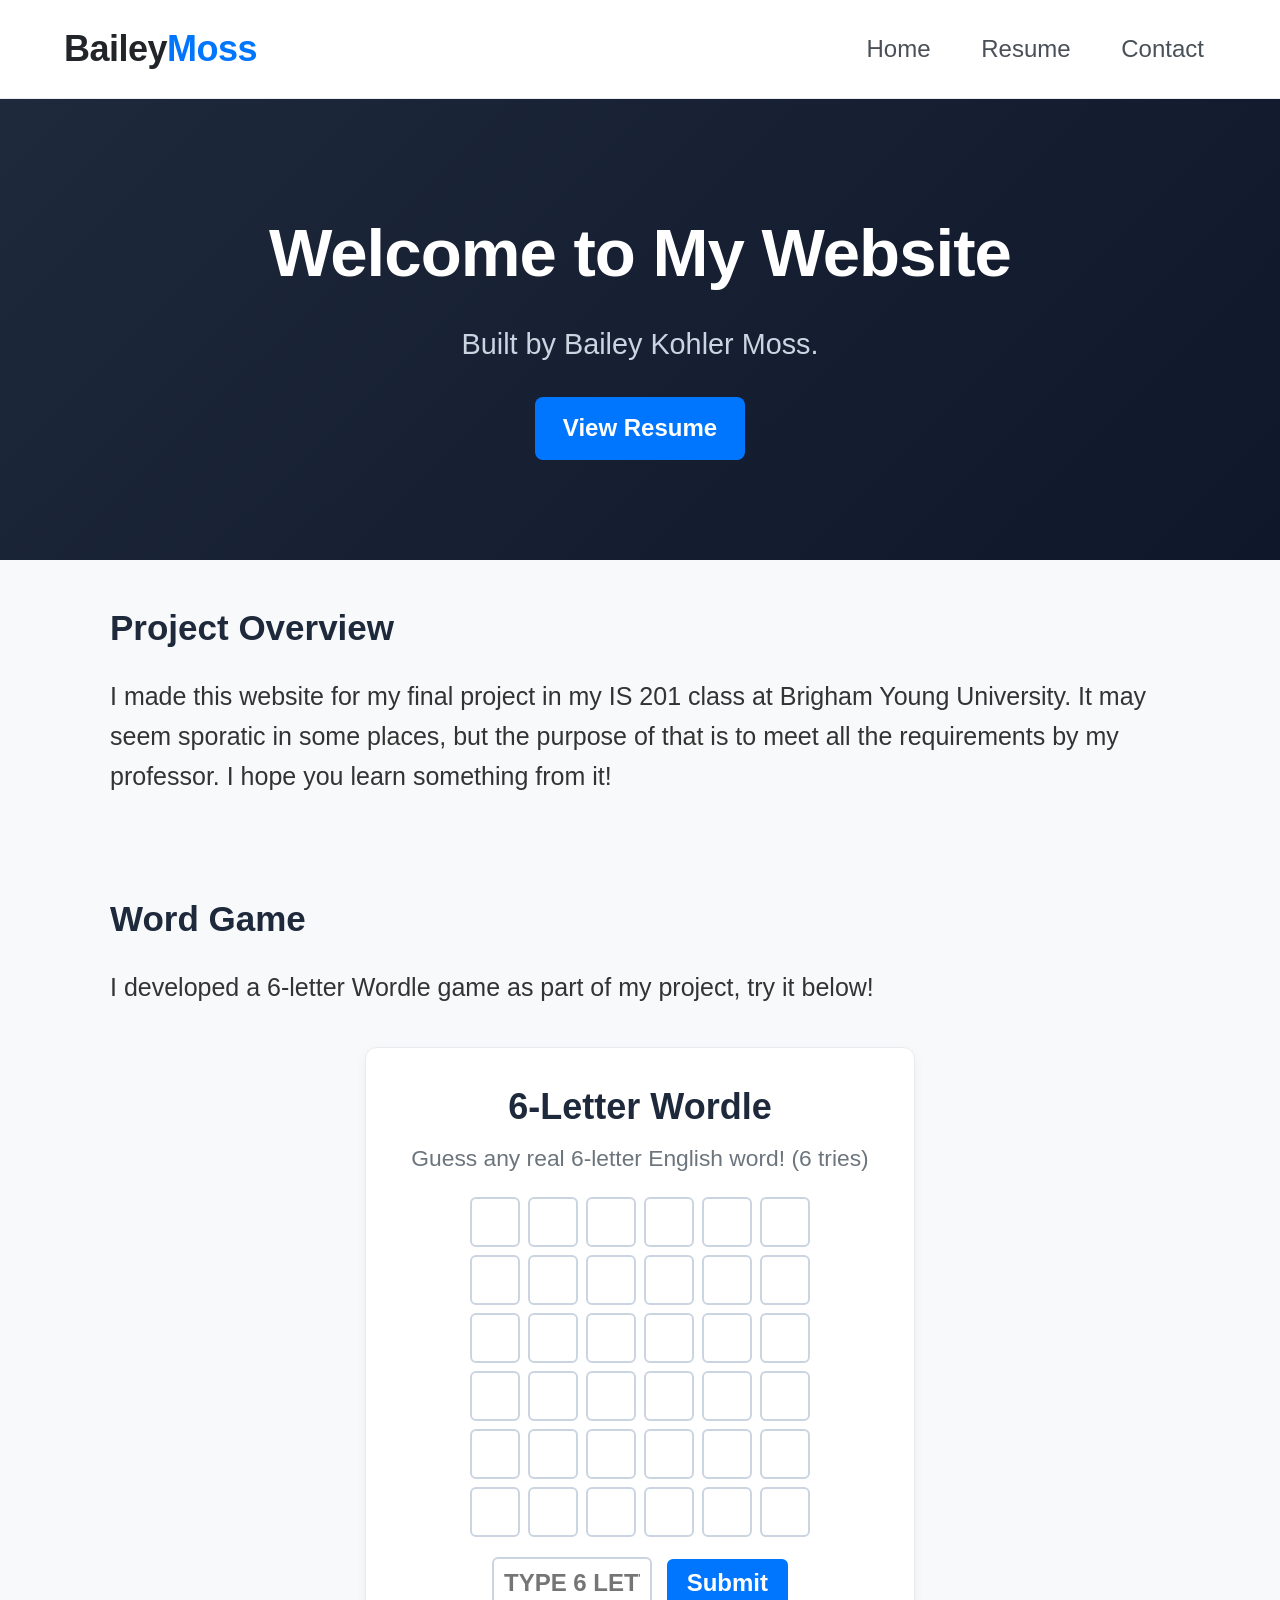
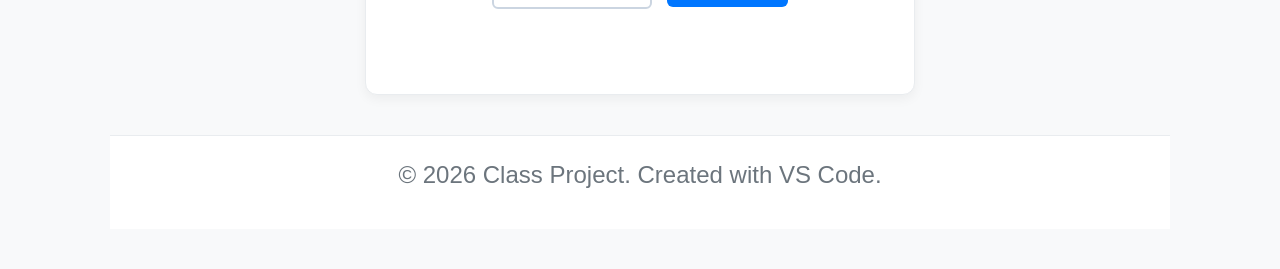
<file: html/index.html>
<!DOCTYPE html>
<html lang="en">
<head>
    <meta charset="UTF-8">
    <meta name="viewport" content="width=device-width, initial-scale=1.0">
    <title>Class Project | Home</title>
    <link rel="stylesheet" href="../style.css">
</head>
<body>

    <header>
        <div class="logo">Bailey<span>Moss</span></div>

        <div class="nav-menu">
            <a href="index.html">Home</a>
            <a href="about.html">Resume</a>
            <a href="contact.html">Contact</a>
        </div>
    </header>

    <section class="hero">
        <h1 style="color: #ffffff;">Welcome to My Website</h1>
        <p>Built by Bailey Kohler Moss.</p>
        <a href="about.html" class="btn">View Resume</a>
    </section>

    <main class="container">
        <h2 style="font-size: 35px;">Project Overview</h2>
        <p style="font-size: 25px;">I made this website for my final project in my IS 201 class at Brigham Young University. It may seem sporatic in some places, but the purpose of that is to meet all the requirements by my professor. I hope you learn something from it!</p>
    </main>

    <main class="container">
        <h2 style="font-size: 35px;">Word Game</h2>
        <p style="font-size: 25px;">I developed a 6-letter Wordle game as part of my project, try it below!</p>

    <div class="game-card" style="background: #ffffff; padding: 30px; margin: 40px auto; max-width: 550px; border-radius: 12px; border: 1px solid #e9ecef; box-shadow: 0 4px 12px rgba(0,0,0,0.05); text-align: center;">
        
        <h2 style="margin-bottom: 5px; color: #1e293b;">6-Letter Wordle</h2>
        <p style="color: #6c757d; font-size: 0.95rem; margin-bottom: 20px;">Guess any real 6-letter English word! (6 tries)</p>

        <div id="game-grid" style="display: grid; grid-template-rows: repeat(6, 1fr); gap: 8px; max-width: 340px; margin: 0 auto 20px auto;">
        </div>

        <div id="game-controls">
            <input type="text" id="guess-input" maxlength="6" placeholder="Type 6 letters" style="padding: 10px; font-size: 1rem; width: 160px; border: 2px solid #cbd5e1; border-radius: 6px; text-transform: uppercase; text-align: center; font-weight: 600; margin-right: 8px; outline: none;">
            <button id="submit-btn" onclick="submitGuess()" style="padding: 10px 20px; font-size: 1rem; background-color: #0076ff; color: #ffffff; border: none; border-radius: 6px; font-weight: 600; cursor: pointer; transition: background 0.2s;">Submit</button>
        </div>

        <p id="game-message" style="margin-top: 15px; font-weight: 700; font-size: 1.1rem; color: #0076ff; min-height: 25px;"></p>

        <script>
            const mysteryWords = [
                "ACTION", "BEFORE", "BOTTLE", "BRIDGE", "CAMERA", "CHANCE", "COFFEE", "DOCTOR",
                "ENERGY", "FAMILY", "FLIGHT", "FUTURE", "GARDEN", "GUITAR", "IMPACT", "INSIDE",
                "MARKET", "MOBILE", "NATURE", "NUMBER", "OFFICE", "ORANGE", "PEOPLE", "PLANET",
                "SCHOOL", "SEARCH", "SHADOW", "SILVER", "SPRING", "SQUARE", "STREET", "TARGET", 
                "TRAVEL", "WINDOW", "YELLOW"
            ];
            
            const secretWord = mysteryWords[Math.floor(Math.random() * mysteryWords.length)];
            const maxTries = 6;
            let currentTry = 0;

            // Build the game board grid
            const grid = document.getElementById("game-grid");
            for (let i = 0; i < maxTries * 6; i++) {
                const box = document.createElement("div");
                box.id = "box-" + i;
                box.style.width = "50px";
                box.style.height = "50px";
                box.style.border = "2px solid #cbd5e1";
                box.style.borderRadius = "6px";
                box.style.fontSize = "1.5rem";
                box.style.fontWeight = "700";
                box.style.display = "flex";
                box.style.alignItems = "center";
                box.style.justifyContent = "center";
                box.style.textTransform = "uppercase";
                box.style.backgroundColor = "#ffffff";
                box.style.color = "#1e293b";
                box.style.transition = "all 0.3s ease";
                grid.appendChild(box);
            }
            grid.style.gridTemplateColumns = "repeat(6, 1fr)";

            async function submitGuess() {
                const input = document.getElementById("guess-input");
                const guess = input.value.toUpperCase();
                const message = document.getElementById("game-message");
                const submitBtn = document.getElementById("submit-btn");

                if (guess.length !== 6) {
                    message.style.color = "#ef4444";
                    message.innerText = "Word must be exactly 6 letters!";
                    return;
                }

                message.style.color = "#6c757d";
                message.innerText = "Checking dictionary...";
                input.disabled = true;
                submitBtn.disabled = true;

                try {
                    const response = await fetch(`https://api.dictionaryapi.dev/api/v2/entries/en/${guess.toLowerCase()}`);
                    if (!response.ok) {
                        message.style.color = "#eab308";
                        message.innerText = "Not a valid English word! Try again.";
                        input.disabled = false;
                        submitBtn.disabled = false;
                        return;
                    }
                } catch (error) {
                    console.log("Dictionary API offline, passing validation.");
                }

                input.disabled = false;
                submitBtn.disabled = false;
                message.innerText = ""; 

                // --- ADVANCED WORDLE DOUBLE-LETTER RULES ---
                // 1. Keep track of the letter counts in the secret word
                let secretLetterCounts = {};
                for (let char of secretWord) {
                    secretLetterCounts[char] = (secretLetterCounts[char] || 0) + 1;
                }

                // 2. Create an array to map out the final color results for this guess
                let rowColors = new Array(6).fill("#64748b"); // Defaults to Slate Grey

                // PASS 1: Identify all exact GREEN matches first and consume from counter
                for (let i = 0; i < 6; i++) {
                    if (guess[i] === secretWord[i]) {
                        rowColors[i] = "#22c55e"; // Green
                        secretLetterCounts[guess[i]]--; // Deduct from pool
                    }
                }

                // PASS 2: Check remaining boxes for YELLOW matches if letters are available
                for (let i = 0; i < 6; i++) {
                    if (guess[i] !== secretWord[i]) {
                        const currentLetter = guess[i];
                        
                        if (secretLetterCounts[currentLetter] && secretLetterCounts[currentLetter] > 0) {
                            rowColors[i] = "#eab308"; // Yellow
                            secretLetterCounts[currentLetter]--; // Deduct from pool
                        }
                    }
                }

                // PASS 3: Now apply the calculated color changes to the UI grid boxes
                for (let i = 0; i < 6; i++) {
                    const boxIndex = (currentTry * 6) + i;
                    const currentBox = document.getElementById("box-" + boxIndex);
                    
                    currentBox.innerText = guess[i];
                    currentBox.style.backgroundColor = rowColors[i];
                    currentBox.style.borderColor = rowColors[i];
                    currentBox.style.color = "#ffffff";
                }

                // Check Win Condition
                if (guess === secretWord) {
                    message.style.color = "#22c55e";
                    message.innerText = "🎉 Brilliant! You got it!";
                    disableGame();
                    return;
                }

                currentTry++;
                input.value = ""; 

                // Check Loss Condition
                if (currentTry >= maxTries) {
                    message.style.color = "#ef4444";
                    message.innerText = "Game over! The word was: " + secretWord;
                    disableGame();
                }
            }

            function disableGame() {
                document.getElementById("guess-input").disabled = true;
                document.getElementById("submit-btn").disabled = true;
            }
            
            document.getElementById("guess-input").addEventListener("keypress", function(event) {
                if (event.key === "Enter") {
                    submitGuess();
                }
            });
        </script>
    </div>

    <footer>
        <p>&copy; 2026 Class Project. Created with VS Code.</p>
    </footer>

</body>
</html>
</file>
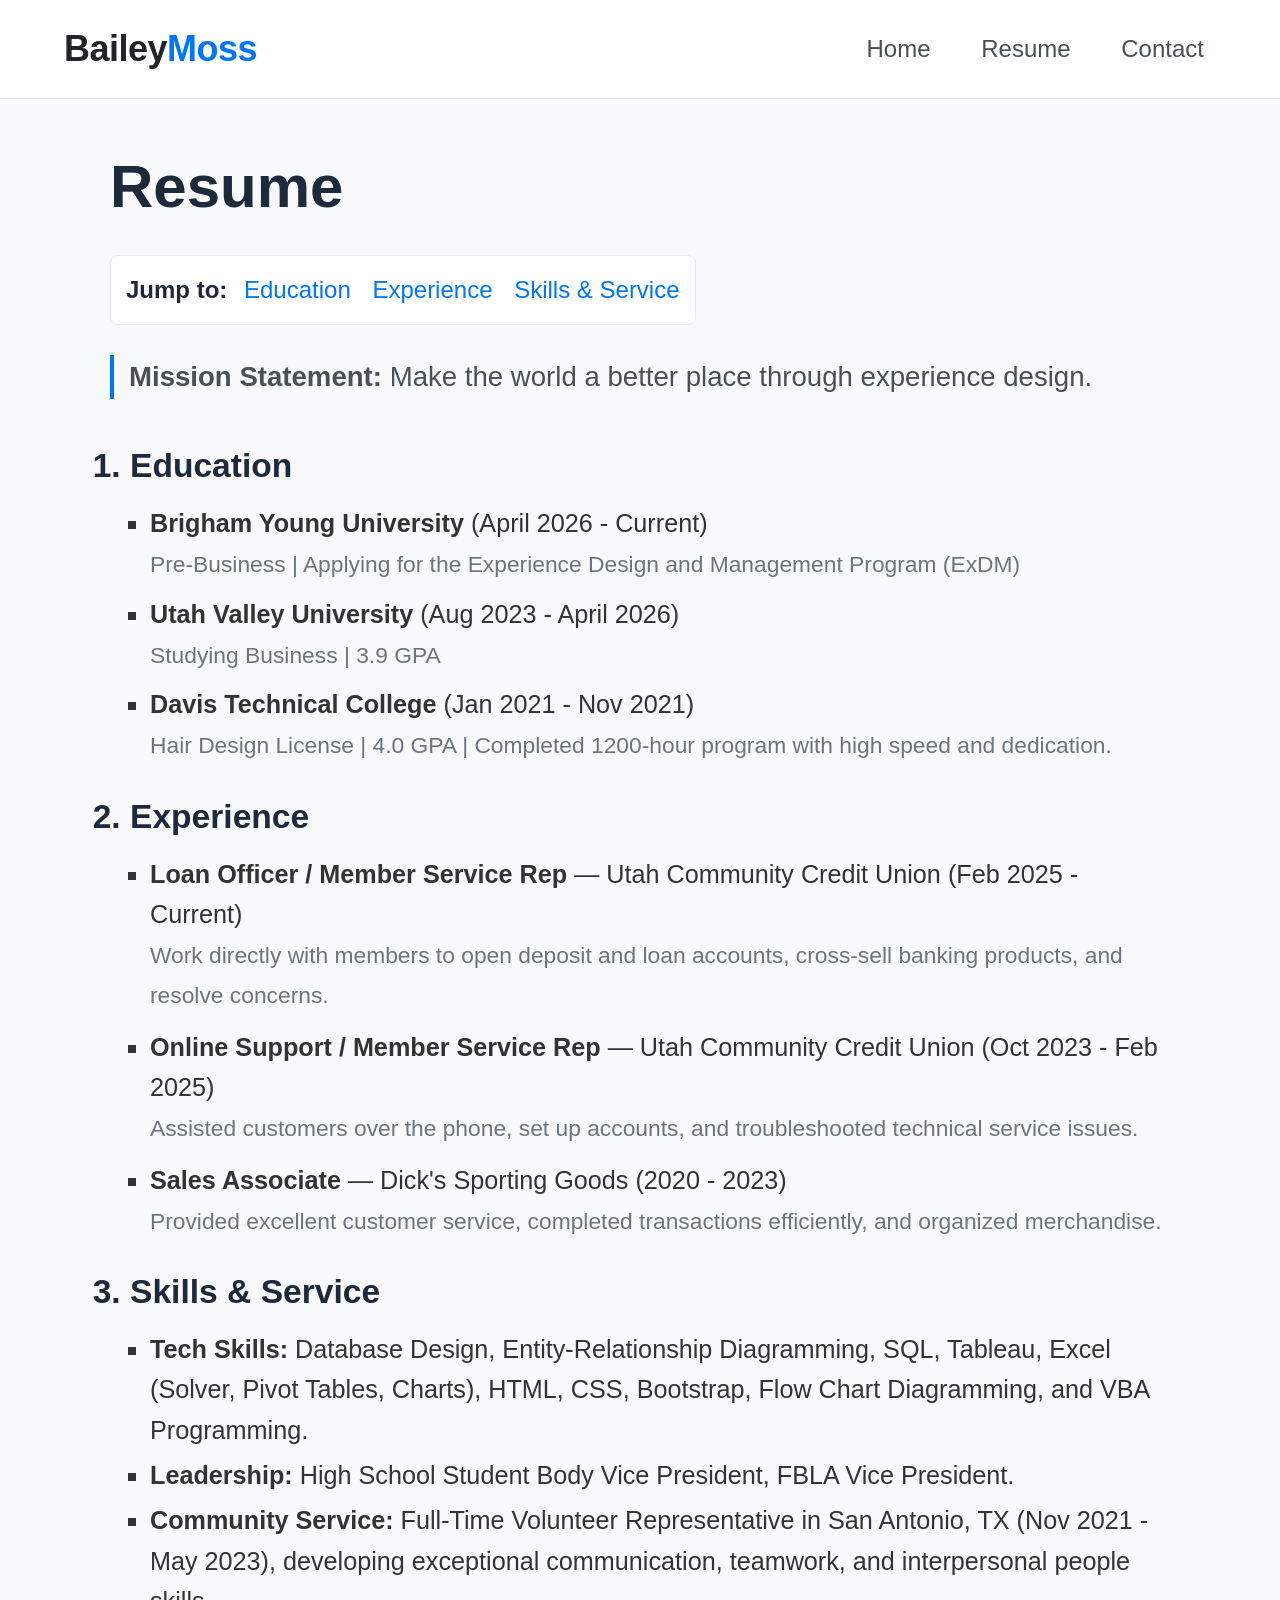
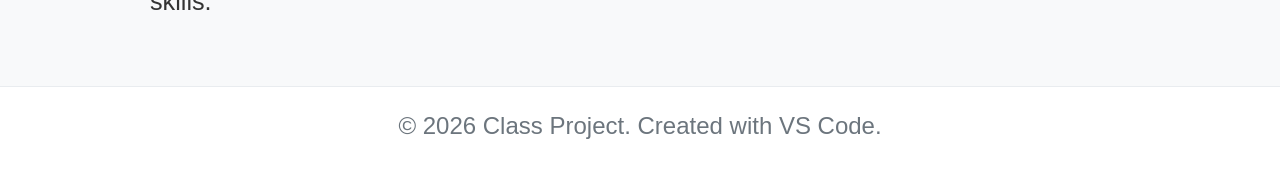
<file: html/about.html>
<!DOCTYPE html>
<html lang="en">
<head>
    <meta charset="UTF-8">
    <meta name="viewport" content="width=device-width, initial-scale=1.0">
    <title>Class Project | About</title>
    <link rel="stylesheet" href="../style.css">
</head>
<body>

    <header>
        <div class="logo">Bailey<span>Moss</span></div>
        <nav>
            <div class="nav-menu">
                <a href="index.html">Home</a>
                <a href="about.html">Resume</a>
                <a href="contact.html">Contact</a>
                
            </div>
        </nav>
    </header>

   <div class="container page-content">
    <h1>Resume</h1>
    
    <div style="margin-bottom: 30px; background: #ffffff; padding: 15px; border-radius: 8px; border: 1px solid #e9ecef; display: inline-block;">
        <strong style="color: #1e293b; margin-right: 10px;">Jump to:</strong>
        <a href="#edu" style="color: #0076ff; text-decoration: none; margin-right: 15px; font-weight: 500;">Education</a> 
        <a href="#exp" style="color: #0076ff; text-decoration: none; margin-right: 15px; font-weight: 500;">Experience</a>
        <a href="#ski" style="color: #0076ff; text-decoration: none; font-weight: 500;">Skills & Service</a>
    </div>

    <p style="font-size: 1.15rem; margin-bottom: 40px; color: #495057; border-left: 4px solid #0076ff; padding-left: 15px;">
        <strong>Mission Statement:</strong> Make the world a better place through experience design.
    </p>
    
    <ol style="padding-left: 20px;"> 
        
        <li id="edu" style="font-size: 1.4rem; font-weight: 700; color: #1e293b; margin-bottom: 25px;">
            Education
            <ul style="font-size: 1.05rem; font-weight: normal; color: #333333; list-style-type: square; padding-left: 20px; margin-top: 10px;"> 
                <li style="margin-bottom: 10px;">
                    <strong>Brigham Young University</strong> (April 2026 - Current)<br>
                    <span style="color: #6c757d; font-size: 0.95rem;">Pre-Business | Applying for the Experience Design and Management Program (ExDM)</span>
                </li>
                <li style="margin-bottom: 10px;">
                    <strong>Utah Valley University</strong> (Aug 2023 - April 2026)<br>
                    <span style="color: #6c757d; font-size: 0.95rem;">Studying Business | 3.9 GPA </span>
                </li>
                <li style="margin-bottom: 10px;">
                    <strong>Davis Technical College</strong> (Jan 2021 - Nov 2021)<br>
                    <span style="color: #6c757d; font-size: 0.95rem;">Hair Design License | 4.0 GPA | Completed 1200-hour program with high speed and dedication.</span>
                </li>
            </ul>
        </li>

        <li id="exp" style="font-size: 1.4rem; font-weight: 700; color: #1e293b; margin-bottom: 25px;">
            Experience
            <ul style="font-size: 1.05rem; font-weight: normal; color: #333333; list-style-type: square; padding-left: 20px; margin-top: 10px;">
                <li style="margin-bottom: 12px;">
                    <strong>Loan Officer / Member Service Rep</strong> — Utah Community Credit Union (Feb 2025 - Current)<br>
                    <span style="color: #6c757d; font-size: 0.95rem;">Work directly with members to open deposit and loan accounts, cross-sell banking products, and resolve concerns.</span>
                </li>
                <li style="margin-bottom: 12px;">
                    <strong>Online Support / Member Service Rep</strong> — Utah Community Credit Union (Oct 2023 - Feb 2025)<br>
                    <span style="color: #6c757d; font-size: 0.95rem;">Assisted customers over the phone, set up accounts, and troubleshooted technical service issues.</span>
                </li>
                <li style="margin-bottom: 12px;">
                    <strong>Sales Associate</strong> — Dick's Sporting Goods (2020 - 2023)<br>
                    <span style="color: #6c757d; font-size: 0.95rem;">Provided excellent customer service, completed transactions efficiently, and organized merchandise.</span>
                </li>
            </ul>
        </li>

        <li id="ski" style="font-size: 1.4rem; font-weight: 700; color: #1e293b; margin-bottom: 25px;">
            Skills & Service
            <ul style="font-size: 1.05rem; font-weight: normal; color: #333333; list-style-type: square; padding-left: 20px; margin-top: 10px;">
                <li style="margin-bottom: 5px;"><strong>Tech Skills:</strong> Database Design, Entity-Relationship Diagramming, SQL, Tableau, Excel (Solver, Pivot Tables, Charts), HTML, CSS, Bootstrap, Flow Chart Diagramming, and VBA Programming.</li>
                <li style="margin-bottom: 5px;"><strong>Leadership:</strong> High School Student Body Vice President, FBLA Vice President.</li>
                <li style="margin-bottom: 5px;"><strong>Community Service:</strong> Full-Time Volunteer Representative in San Antonio, TX (Nov 2021 - May 2023), developing exceptional communication, teamwork, and interpersonal people skills.</li>
            </ul>
        </li>
        
    </ol>
</div>
    </main>

    <footer>
        <p>&copy; 2026 Class Project. Created with VS Code.</p>
    </footer>

</body>
</html>
</file>
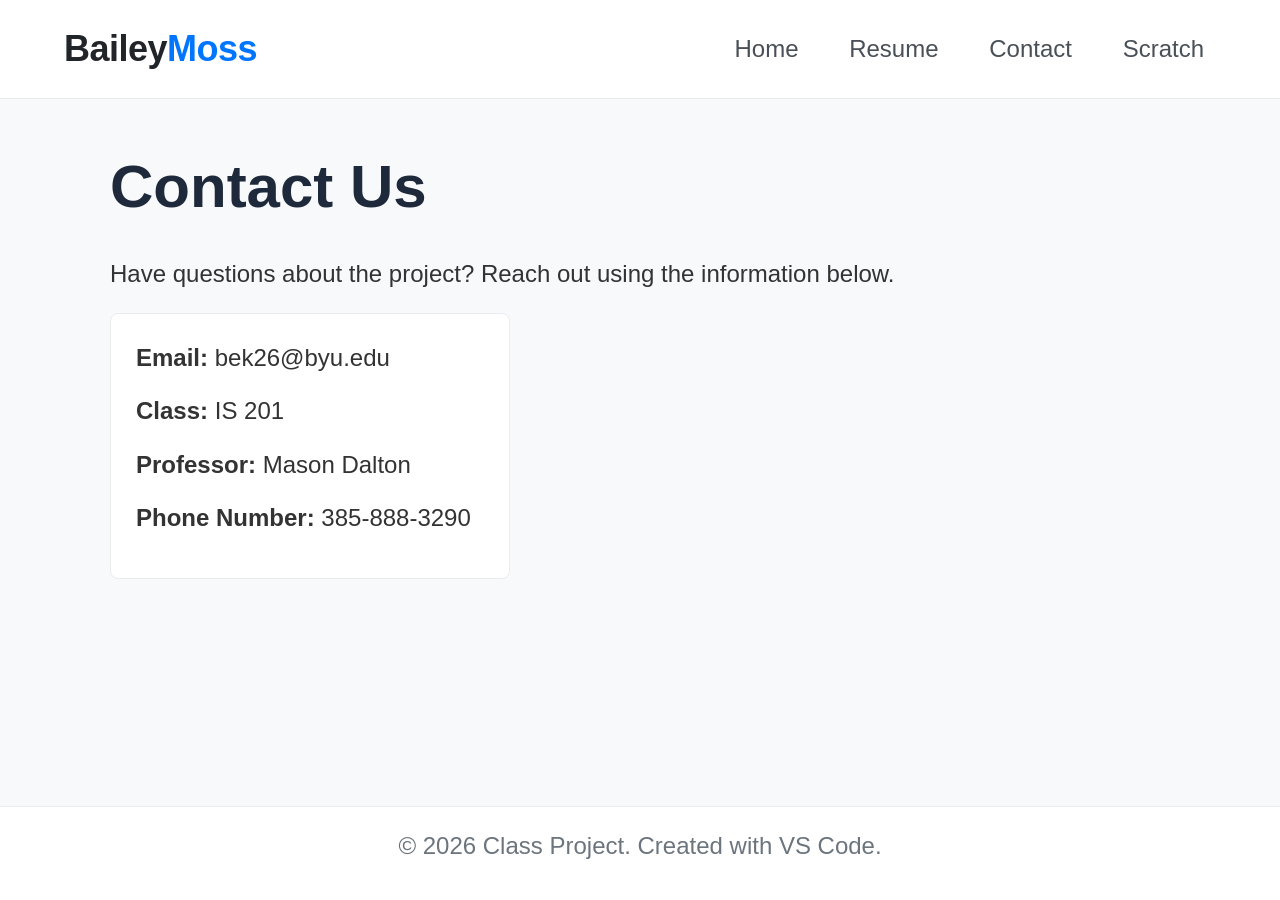
<file: html/contact.html>
<!DOCTYPE html>
<html lang="en">
<head>
    <meta charset="UTF-8">
    <meta name="viewport" content="width=device-width, initial-scale=1.0">
    <title>Class Project | Contact</title>
    <link rel="stylesheet" href="../style.css">
</head>
<body>

    <header>
        <div class="logo">Bailey<span>Moss</span></div>
    
        <div class="nav-menu">
            <a href="index.html">Home</a>
            <a href="about.html">Resume</a>
            <a href="contact.html">Contact</a>
            <a href="scratch.html">Scratch</a>
        </div>
      
    </header>

    <main class="container page-content">
        <h1>Contact Us</h1>
        <p>Have questions about the project? Reach out using the information below.</p>
        
        <div class="contact-info">
            <p><strong>Email:</strong> bek26@byu.edu</p>
            <p><strong>Class:</strong> IS 201</p>
            <p><strong>Professor:</strong> Mason Dalton</p>
            <p><strong>Phone Number:</strong> 385-888-3290</p>
        </div>
    </main>

    <footer>
        <p>&copy; 2026 Class Project. Created with VS Code.</p>
    </footer>

</body>
</html>
</file>
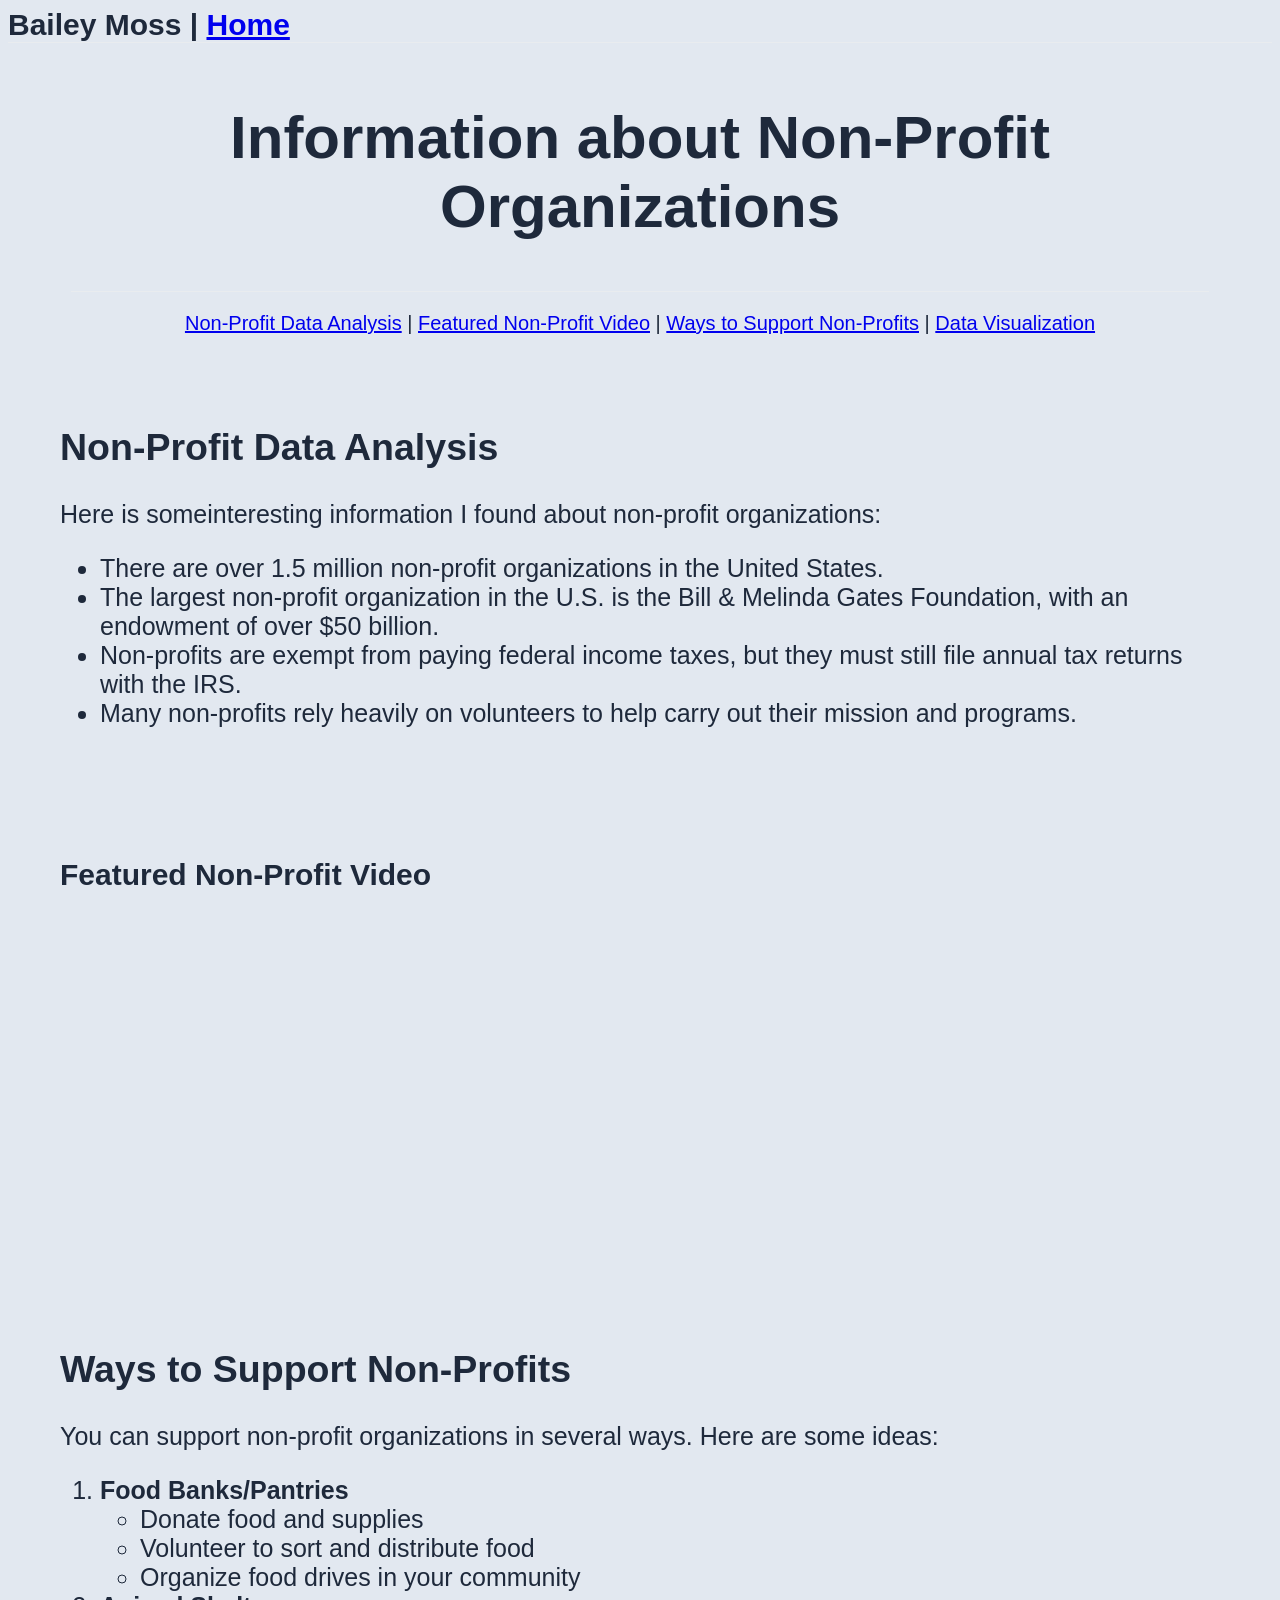
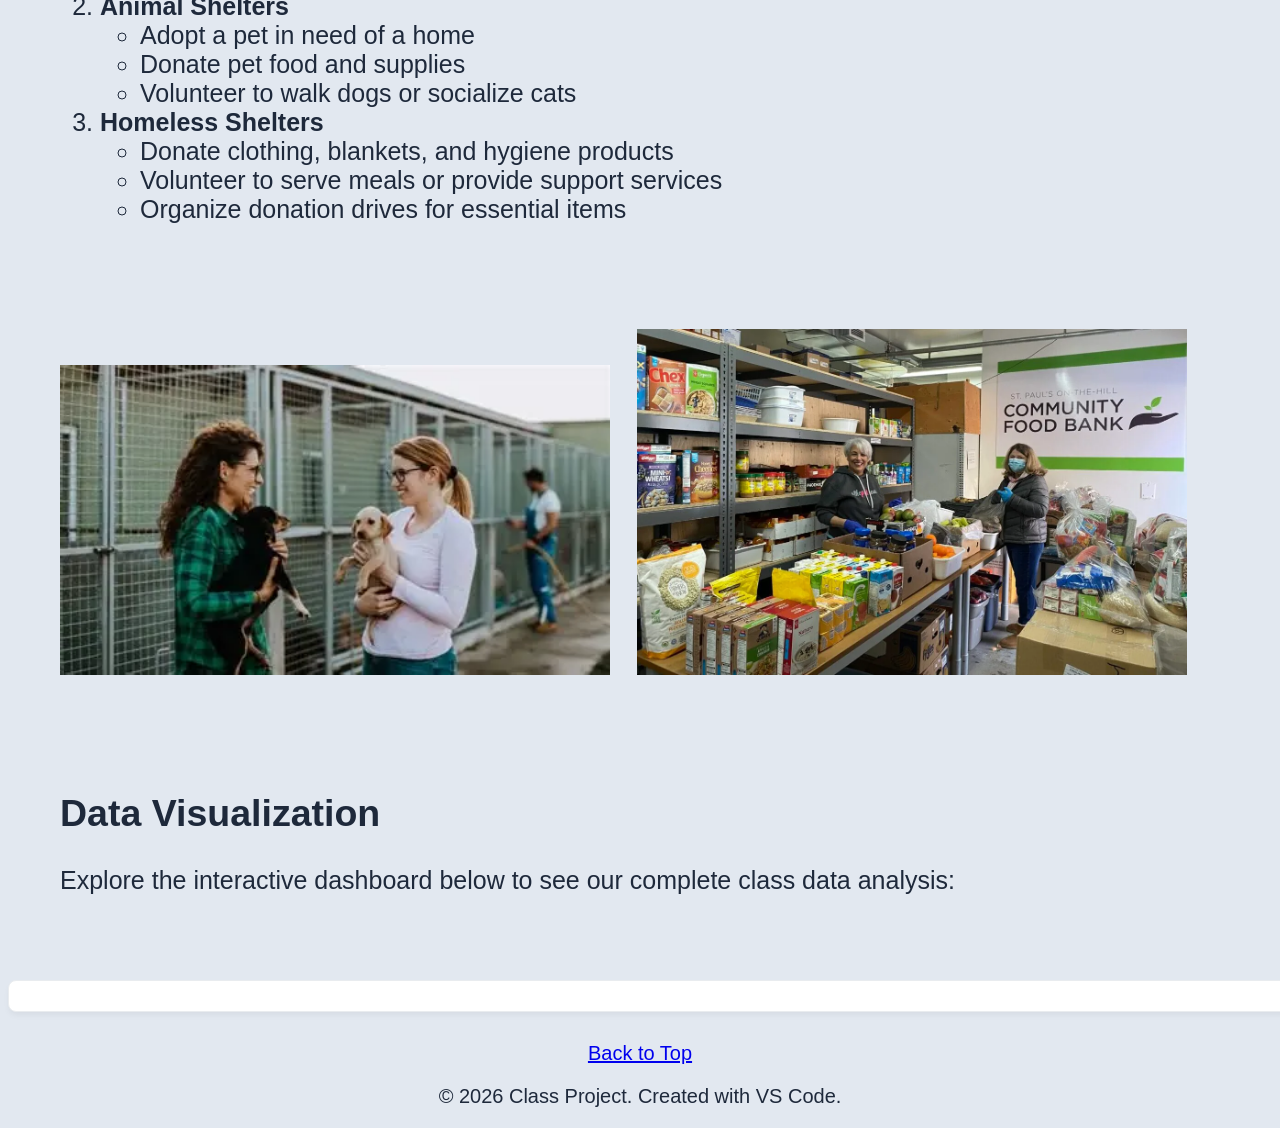
<file: html/scratch.html>
<!DOCTYPE html>
<html lang="en">
<head>
    <title>Class Project | Scratch Page</title>
    <link rel="stylesheet" href="style2.css">
</head>
<body>

    <header>
        <div class="header body">Bailey Moss | <a href="index.html">Home</a></div>
    </header>

    <div class="Headingcontainer body header">
        <h1 id="TopofPage">Information about Non-Profit Organizations</h1>
    </div>

    <div class="button-container">
        <a href="#DataAnalysis">Non-Profit Data Analysis</a> |
        <a href="#Video">Featured Non-Profit Video</a> |
        <a href="#Support">Ways to Support Non-Profits</a> |
        <a href="#Visualization">Data Visualization</a>
    </div>
  

    <div class="container body subheading">
        <h2 id="DataAnalysis">Non-Profit Data Analysis</h2>
        <p style="font-weight: normal">Here is someinteresting information I found about non-profit organizations:</p>
        <ul style="font-weight: normal;">
            <li>There are over 1.5 million non-profit organizations in the United States.</li>
            <li>The largest non-profit organization in the U.S. is the Bill & Melinda Gates Foundation, with an endowment of over $50 billion.</li>
            <li>Non-profits are exempt from paying federal income taxes, but they must still file annual tax returns with the IRS.</li>
            <li>Many non-profits rely heavily on volunteers to help carry out their mission and programs.</li>
        </ul>
    </div>

    <div class="container"> 
        <h2 id="Video">Featured Non-Profit Video</h2>
        <iframe width="560" height="315" src="https://www.youtube.com/embed/6t6NnJsAC4o?si=dA0zwXVYXl1JVid-" title="YouTube video player" frameborder="0" allow="accelerometer; autoplay; clipboard-write; encrypted-media; gyroscope; picture-in-picture; web-share" referrerpolicy="strict-origin-when-cross-origin" allowfullscreen></iframe>
    </div>

    <div class="container body subheading">
        <h2 id="Support">Ways to Support Non-Profits</h2>
        <p style="font-weight: normal">You can support non-profit organizations in several ways. Here are some ideas:</p>

            <ol style="font-weight: normal;">
                <li><strong>Food Banks/Pantries</strong>
                    <ul>
                        <li>Donate food and supplies</li>
                        <li>Volunteer to sort and distribute food</li>
                        <li>Organize food drives in your community</li>
                    </ul>
                </li>

                <li><strong>Animal Shelters</strong>
                    <ul>
                        <li>Adopt a pet in need of a home</li>
                        <li>Donate pet food and supplies</li>
                        <li>Volunteer to walk dogs or socialize cats</li>
                    </ul>
                </li>
                <li><strong>Homeless Shelters</strong>
                    <ul>
                        <li>Donate clothing, blankets, and hygiene products</li>
                        <li>Volunteer to serve meals or provide support services</li>
                        <li>Organize donation drives for essential items</li>
                    </ul>
                </li>
            </ol>
    </div>

    <div class="container body subheading">
        <img src="../images/AnimalShelter.webp" alt="Animal Shelter" style="width: 550px; height: auto; margin-right: 20px;">
        <img src="../images/FoodBank.webp" alt="Food Bank" style="width: 550px; height: auto;">
    </div>

    <div class="container body subheading">
        <h2 id="Visualization">Data Visualization</h2>
        <p style="font-weight: normal">Explore the interactive dashboard below to see our complete class data analysis:</p>
    </div>

    <div style="width: 100%; max-width: 1250px; margin: 30px auto; background: #ffffff; padding: 15px; border-radius: 8px; border: 1px solid #e9ecef; box-shadow: 0 4px 6px -1px rgba(0,0,0,0.05);">
        
        <div class='tableauPlaceholder' id='viz1781208239665' style='position: relative'><noscript><a href='#'><img alt='Dashboard 1 ' src='https:&#47;&#47;public.tableau.com&#47;static&#47;images&#47;Ch&#47;CharityandNonProfitsWorkbook_16657395880350&#47;Dashboard1&#47;1_rss.png' style='border: none' /></a></noscript><object class='tableauViz'  style='display:none;'>
            <param name='host_url' value='https%3A%2F%2Fpublic.tableau.com%2F' />
            <param name='embed_code_version' value='3' />
            <param name='site_root' value='' />
            <param name='name' value='CharityandNonProfitsWorkbook_16657395880350&#47;Dashboard1' />
            <param name='tabs' value='no' />
            <param name='toolbar' value='yes' />
            <param name='static_image' value='https:&#47;&#47;public.tableau.com&#47;static&#47;images&#47;Ch&#47;CharityandNonProfitsWorkbook_16657395880350&#47;Dashboard1&#47;1.png' /> 
            <param name='animate_transition' value='yes' />
            <param name='display_static_image' value='yes' />
            <param name='display_spinner' value='yes' />
            <param name='display_overlay' value='yes' />
            <param name='display_count' value='yes' />
            <param name='language' value='en-US' />
            </object>
        </div>
            <script type='text/javascript'>
             var divElement = document.getElementById('viz1781208239665');                    
             var vizElement = divElement.getElementsByTagName('object')[0];                    if ( divElement.offsetWidth > 800 ) { vizElement.style.width='1250px';vizElement.style.height='4787px';} else if ( divElement.offsetWidth > 500 ) { vizElement.style.width='1250px';vizElement.style.height='4787px';} else { vizElement.style.width='100%';vizElement.style.height='10027px';}                     var scriptElement = document.createElement('script');                    scriptElement.src = 'https://public.tableau.com/javascripts/api/viz_v1.js';                    vizElement.parentNode.insertBefore(scriptElement, vizElement);                </script>
        
    </div>
</div>

<div class="button-container">
    <a href="#TopofPage" class="btn">Back to Top</a>
</div>

    <footer class="button-container">
        <p>&copy; 2026 Class Project. Created with VS Code.</p>
    </footer>

</body>
</html>
</file>
<file: style.css>
/* --- Global Styles & Resets --- */
html {
    font-size: 150%; /* 👈 Bump this up! (e.g., 110%, 115%, or 120%) */
}

* {
    margin: 0;
    padding: 0;
    box-sizing: border-box;
}

body {
    font-family: system-ui, -apple-system, BlinkMacSystemFont, 'Segoe UI', Roboto, Oxygen, Ubuntu, Cantarell, sans-serif;
    line-height: 1.6;
    color: #333333;
    background-color: #f8f9fa;
    display: flex;
    flex-direction: column;
    min-height: 100vh;
}

/* --- Container for Page Alignment --- */
.container {
    width: 90%;
    max-width: 1100px;
    margin: 0 auto;
    padding: 40px 20px;
}

.page-content {
    flex: 1; /* Pushes footer to bottom if page content is short */
}

/* --- Header & Navigation --- */
header {
    background-color: #ffffff;
    border-bottom: 1px solid #e9ecef;
    display: flex;
    justify-content: space-between;
    align-items: center;
    padding: 20px 5%;
    position: sticky;
    top: 0;
    z-index: 100;
}

.logo {
    font-size: 1.5rem;
    font-weight: 700;
    color: #212529;
    letter-spacing: -0.5px;
}

.logo span {
    color: #0076ff; /* Modern Accent Blue */
}

/* CHANGE: We changed 'nav a' to '.nav-menu a' */
.nav-menu a {
    text-decoration: none; /* This removes the underlines */
    color: #495057;
    font-weight: 500;
    margin-left: 20px;
    padding: 8px 12px;
    border-radius: 6px;
    transition: all 0.3s ease;
}

/* CHANGE: We changed 'nav a:hover' to '.nav-menu a:hover' */
.nav-menu a:hover, .nav-menu a.active {
    color: #0076ff;
    background-color: #f0f7ff; /* Gives it that nice modern button look */
}

/* --- Hero Section (Homepage Only) --- */
.hero {
    background: linear-gradient(135deg, #1e293b 0%, #0f172a 100%);
    color: #ffffff;
    text-align: center;
    padding: 100px 20px;
}

.hero h1 {
    font-size: 2.8rem;
    margin-bottom: 15px;
    font-weight: 800;
    letter-spacing: -1px;
}

.hero p {
    font-size: 1.2rem;
    color: #cbd5e1;
    max-width: 600px;
    margin: 0 auto 30px auto;
}

/* --- Buttons --- */
.btn {
    display: inline-block;
    background-color: #0076ff;
    color: #ffffff;
    padding: 12px 28px;
    text-decoration: none;
    border-radius: 8px;
    font-weight: 600;
    transition: background-color 0.2s ease;
}

.btn:hover {
    background-color: #0056cc;
}

/* --- Typography & Elements --- */
h1, h2 {
    color: #1e293b;
    margin-bottom: 20px;
}

p {
    margin-bottom: 15px;
    font-size: 1.05rem;
}

.contact-info {
    background-color: #ffffff;
    padding: 25px;
    border-radius: 8px;
    border: 1px solid #e9ecef;
    margin-top: 20px;
    max-width: 400px;
}

/* --- Footer --- */
footer {
    background-color: #ffffff;
    border-top: 1px solid #e9ecef;
    text-align: center;
    padding: 20px;
    font-size: 0.9rem;
    color: #6c757d;
    margin-top: auto;
}

/* 2. Specific rules follow underneath */
body {
    font-family: 'Segoe UI', Tahoma, Geneva, Verdana, sans-serif;
    line-height: 1.6;
}

h1 {
    font-size: 2.5rem; /* Calculates perfectly against the 1.15rem base above */
    color: #1e293b;
}

p {
    font-size: 1rem; /* Inherits the boosted base text cleanly */
}
</file>
<file: html/style2.css>
html {
    scroll-behavior: smooth; 
}

.container {
    width: 95%;
    max-width: 1200px;
    margin: 40px auto;
    padding: 20px;
    box-sizing: border-box;
}

.Headingcontainer {
    width: 90%;            
    max-width: 1500px;      
    margin: 0 auto;        
    padding: 20px 0;       
}

.header {
    border-bottom: 1px solid #e9ecef;
    font-size: 30px;
    font-weight: bold;
    color: #1e293b;
}

body {
    font-family: 'Arial', sans-serif;
    color: #1e293b;               
    background-color: #e2e8f0;  
    font-size: 20px; 
}
.subheading {
    font-size: 25px;
    font-weight: bold;
    color: #1e293b;
}

h1 {
    text-align: center;
    margin-bottom: 30px;
}

.button-container {
    text-align: center; 
    margin: 20px 0;
</file>
